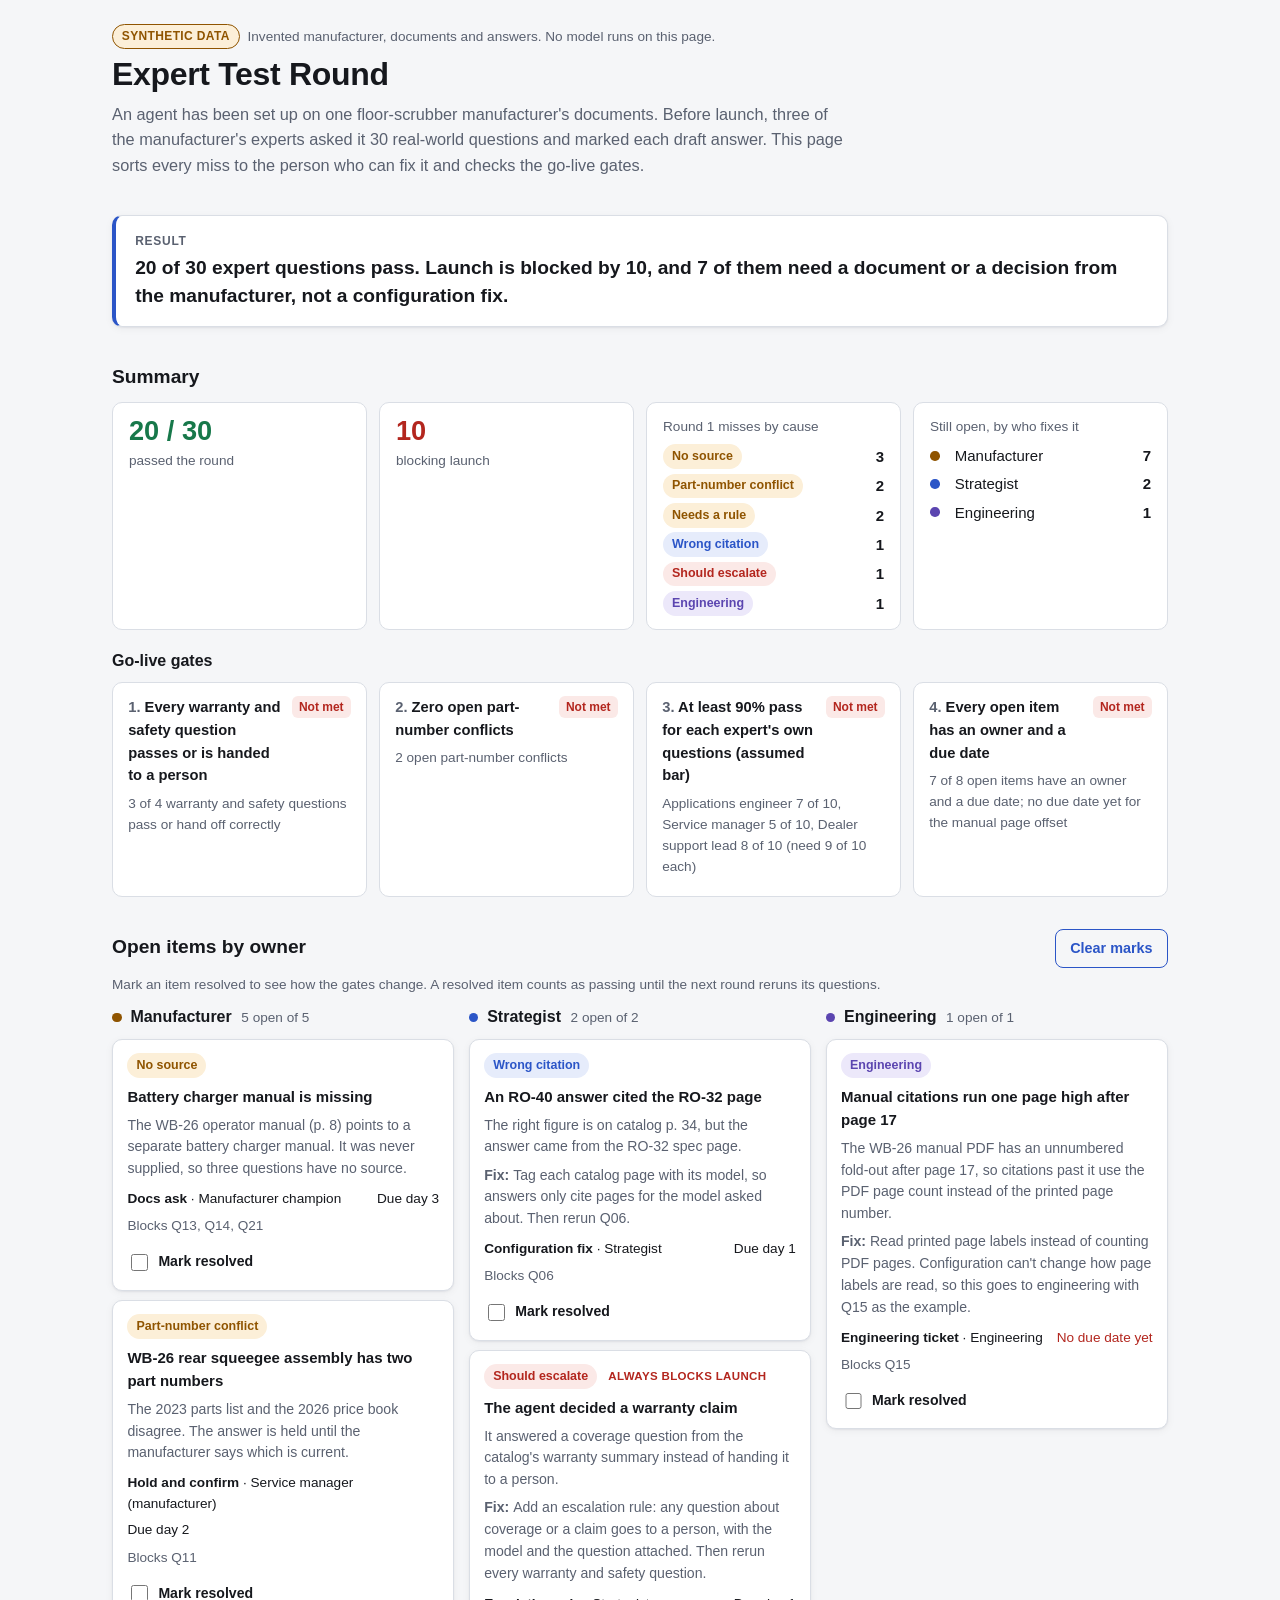
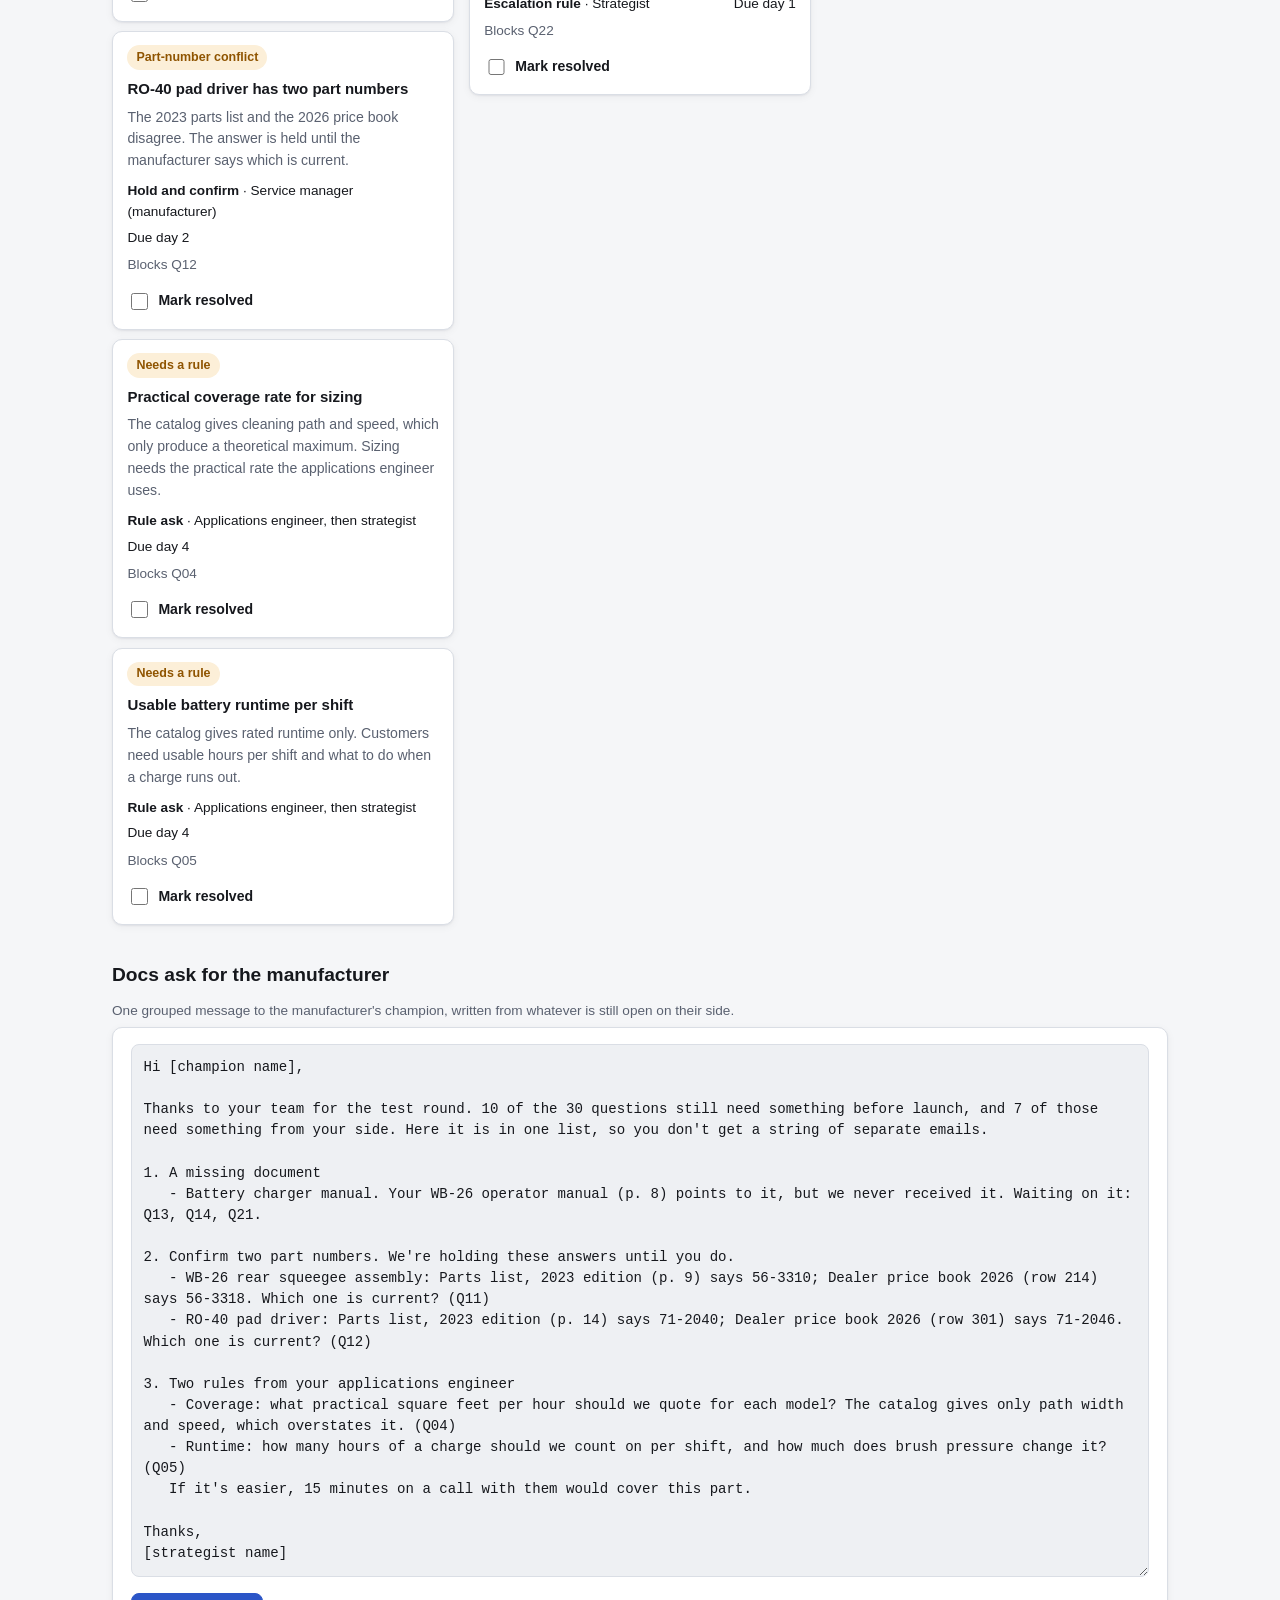
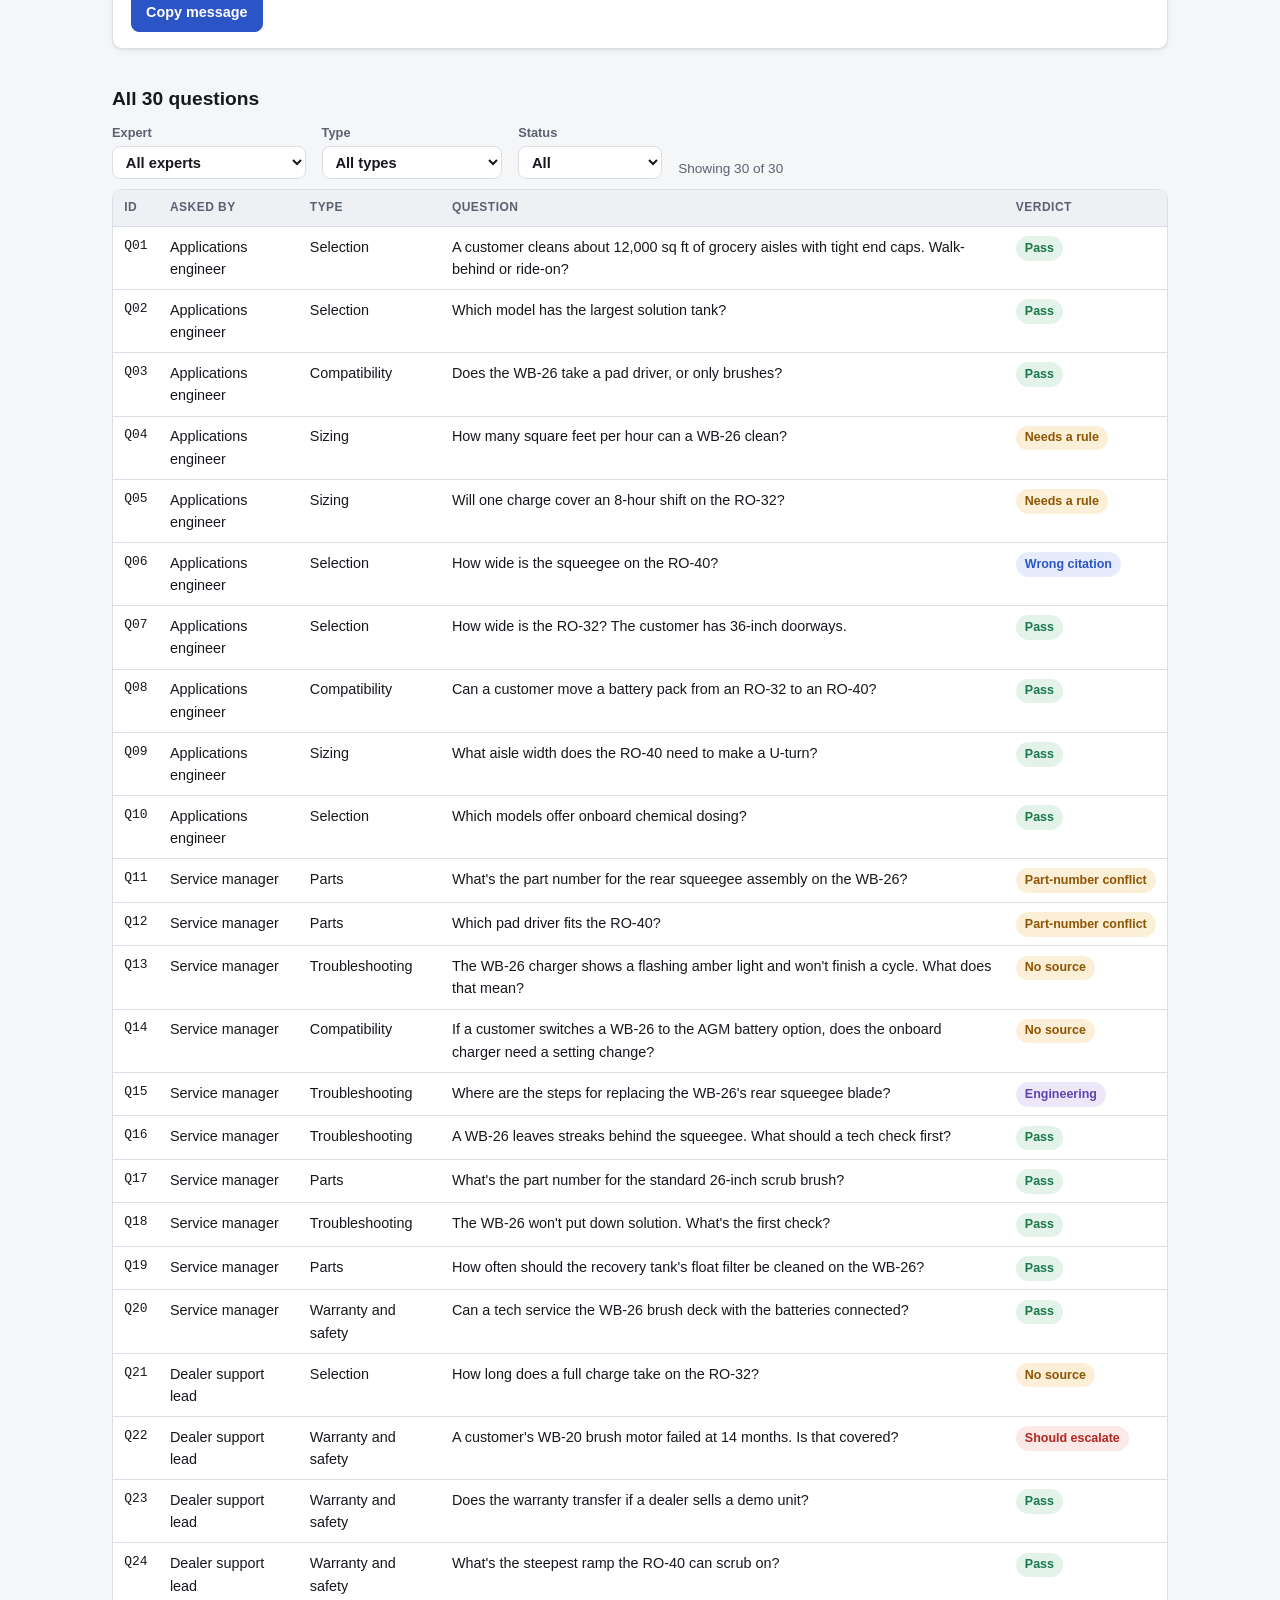
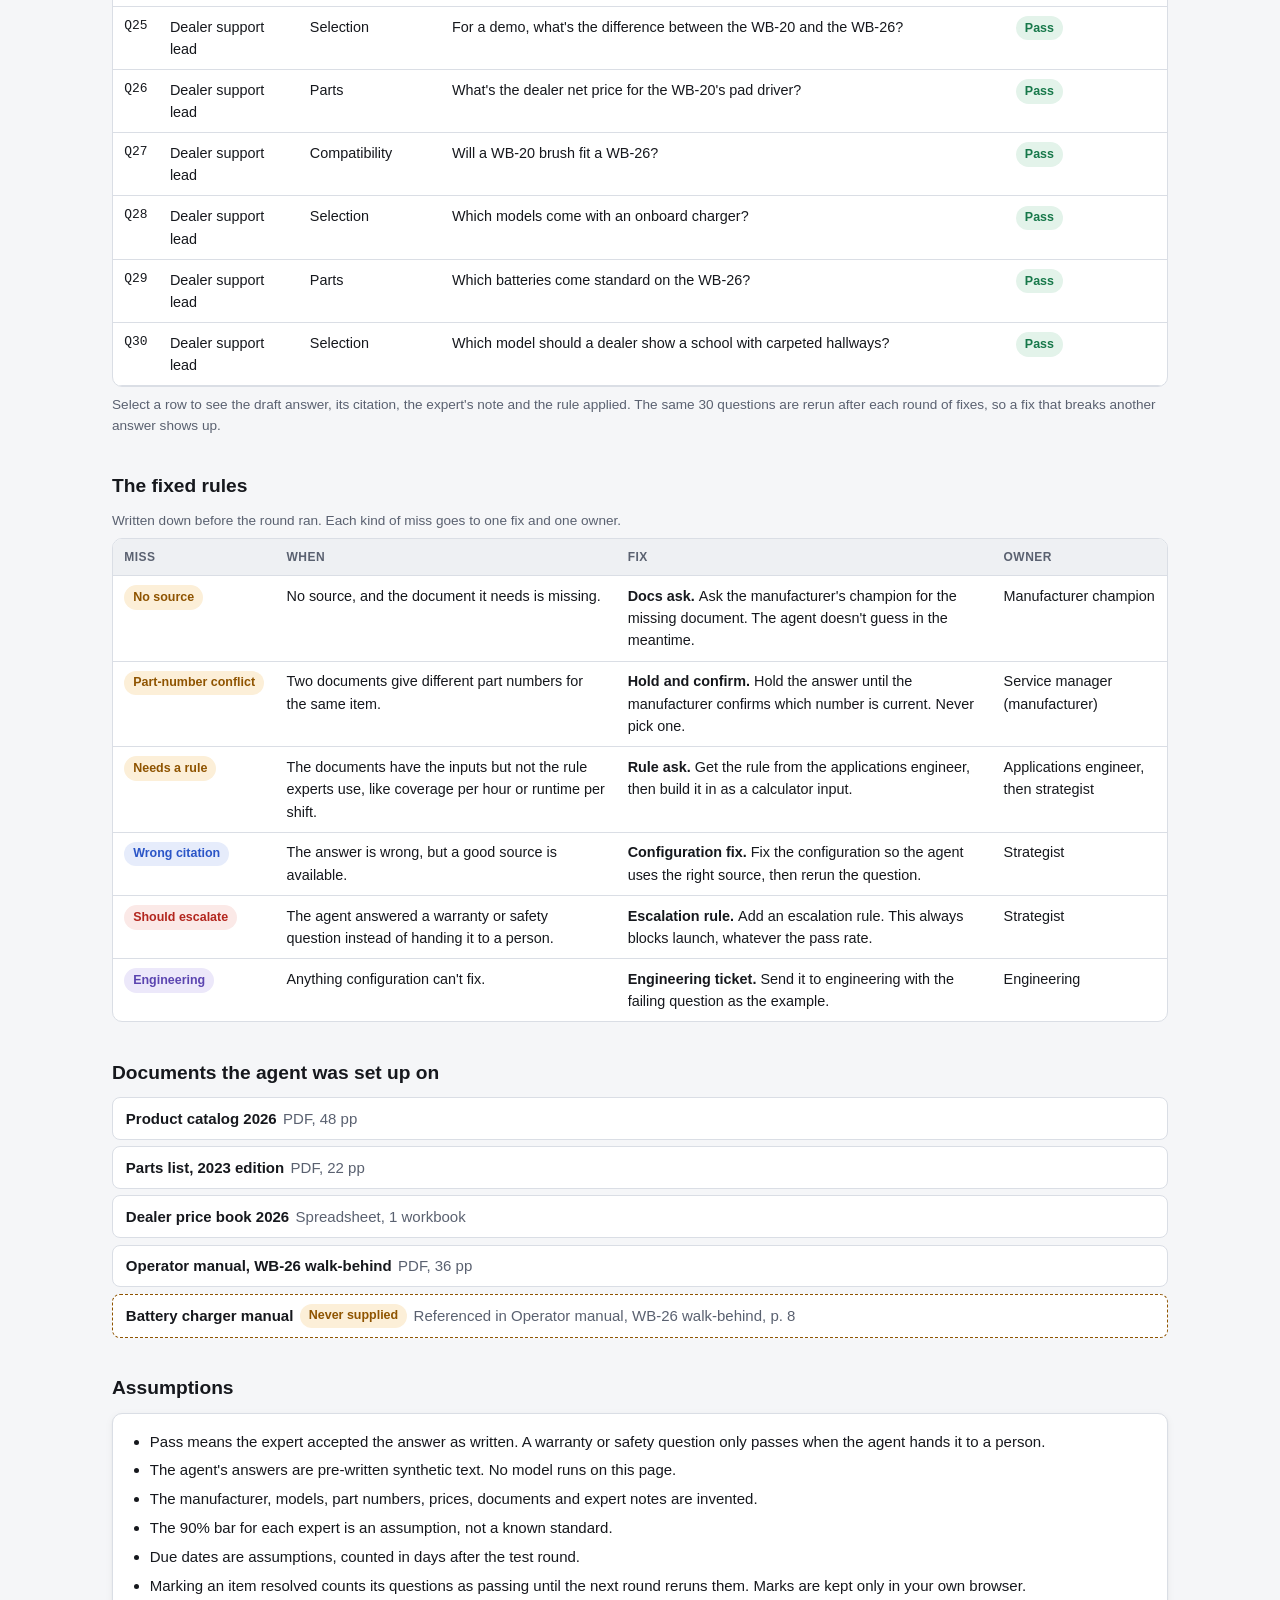
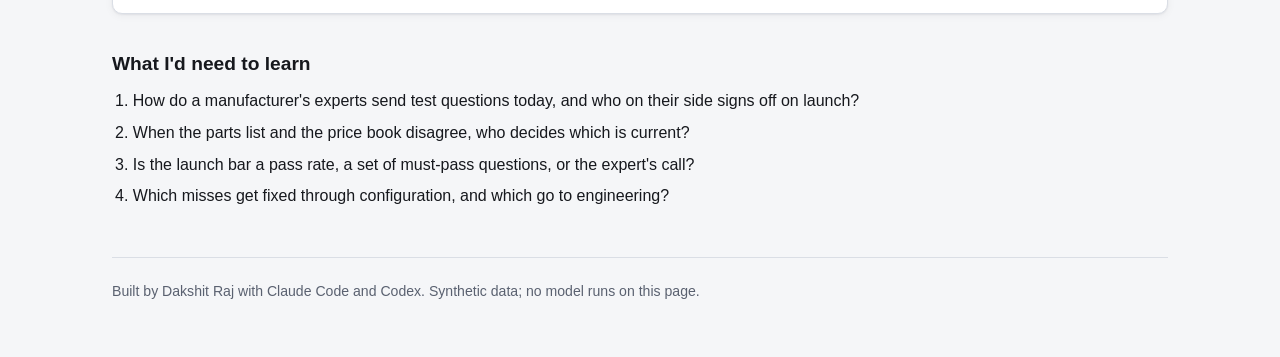
<file: index.html>
<!doctype html>
<html lang="en">
<head>
<meta charset="utf-8">
<meta name="viewport" content="width=device-width, initial-scale=1, viewport-fit=cover">
<title>Expert Test Round</title>
<meta name="description" content="A pre-launch test round for a product-question agent: 30 expert questions, every miss sorted to the person who can fix it, and four go-live gates. Synthetic data.">
<link rel="stylesheet" href="styles.css">
</head>
<body data-page="round-1">
<div class="wrap">

  <header class="top">
    <div class="eyebrow">
      <span class="badge badge-synthetic">Synthetic data</span>
      <span class="muted">Invented manufacturer, documents and answers. No model runs on this page.</span>
    </div>
    <h1>Expert Test Round</h1>
    <p class="lede">An agent has been set up on one floor-scrubber manufacturer's documents. Before launch, three of the manufacturer's experts asked it 30 real-world questions and marked each draft answer. This page sorts every miss to the person who can fix it and checks the go-live gates.</p>
    <nav class="pagenav" aria-label="Pages">
      <a href="round-2.html" id="round2-link" hidden>Round 2 and the dealer launch sheet</a>
    </nav>
  </header>

  <section class="result" aria-live="polite">
    <p class="result-label">Result</p>
    <p id="headline" class="headline"></p>
  </section>

  <section aria-labelledby="summary-h">
    <h2 id="summary-h">Summary</h2>
    <div id="summary" class="stats"></div>
    <h3 class="subhead">Go-live gates</h3>
    <ol id="gates" class="gates"></ol>
  </section>

  <section aria-labelledby="items-h">
    <div class="section-head">
      <h2 id="items-h">Open items by owner</h2>
      <button type="button" id="clear-marks" class="btn btn-quiet">Clear marks</button>
    </div>
    <p class="muted small">Mark an item resolved to see how the gates change. A resolved item counts as passing until the next round reruns its questions.</p>
    <div id="items" class="owner-cols"></div>
  </section>

  <section aria-labelledby="ask-h">
    <h2 id="ask-h">Docs ask for the manufacturer</h2>
    <p class="muted small">One grouped message to the manufacturer's champion, written from whatever is still open on their side.</p>
    <div class="card ask">
      <textarea id="docs-ask" readonly rows="16" aria-label="Docs ask message"></textarea>
      <div class="ask-actions">
        <button type="button" id="copy-ask" class="btn">Copy message</button>
        <span id="copy-status" class="muted small" role="status"></span>
      </div>
    </div>
  </section>

  <section aria-labelledby="q-h">
    <h2 id="q-h">All 30 questions</h2>
    <div class="filters" role="group" aria-label="Filter questions">
      <label>Expert
        <select id="f-expert"><option value="all">All experts</option></select>
      </label>
      <label>Type
        <select id="f-type"><option value="all">All types</option></select>
      </label>
      <label>Status
        <select id="f-status">
          <option value="all">All</option>
          <option value="pass">Pass</option>
          <option value="blocked">Blocked</option>
        </select>
      </label>
      <span id="f-count" class="muted small"></span>
    </div>
    <div class="table-wrap">
      <table class="qtable qcards">
        <thead>
          <tr><th scope="col">ID</th><th scope="col">Asked by</th><th scope="col">Type</th><th scope="col">Question</th><th scope="col">Verdict</th></tr>
        </thead>
        <tbody id="q-body"></tbody>
      </table>
    </div>
    <p class="muted small">Select a row to see the draft answer, its citation, the expert's note and the rule applied. The same 30 questions are rerun after each round of fixes, so a fix that breaks another answer shows up.</p>
  </section>

  <section aria-labelledby="rules-h">
    <h2 id="rules-h">The fixed rules</h2>
    <p class="muted small">Written down before the round ran. Each kind of miss goes to one fix and one owner.</p>
    <div class="table-wrap">
      <table class="rtable stack">
        <thead><tr><th scope="col">Miss</th><th scope="col">When</th><th scope="col">Fix</th><th scope="col">Owner</th></tr></thead>
        <tbody id="rules-body"></tbody>
      </table>
    </div>
  </section>

  <section aria-labelledby="src-h">
    <h2 id="src-h">Documents the agent was set up on</h2>
    <ul id="sources" class="sources"></ul>
  </section>

  <section aria-labelledby="assume-h">
    <h2 id="assume-h">Assumptions</h2>
    <div class="card note">
      <ul>
        <li>Pass means the expert accepted the answer as written. A warranty or safety question only passes when the agent hands it to a person.</li>
        <li>The agent's answers are pre-written synthetic text. No model runs on this page.</li>
        <li>The manufacturer, models, part numbers, prices, documents and expert notes are invented.</li>
        <li>The 90% bar for each expert is an assumption, not a known standard.</li>
        <li>Due dates are assumptions, counted in days after the test round.</li>
        <li>Marking an item resolved counts its questions as passing until the next round reruns them. Marks are kept only in your own browser.</li>
      </ul>
    </div>
  </section>

  <section aria-labelledby="learn-h">
    <h2 id="learn-h">What I'd need to learn</h2>
    <ol class="learn">
      <li>How do a manufacturer's experts send test questions today, and who on their side signs off on launch?</li>
      <li>When the parts list and the price book disagree, who decides which is current?</li>
      <li>Is the launch bar a pass rate, a set of must-pass questions, or the expert's call?</li>
      <li>Which misses get fixed through configuration, and which go to engineering?</li>
    </ol>
  </section>

  <footer class="foot">
    <p>Built by Dakshit Raj with Claude Code and Codex. Synthetic data; no model runs on this page.</p>
  </footer>
</div>

<script src="data.js"></script>
<script src="logic.mjs"></script>
<script src="app.js"></script>
</body>
</html>
</file>
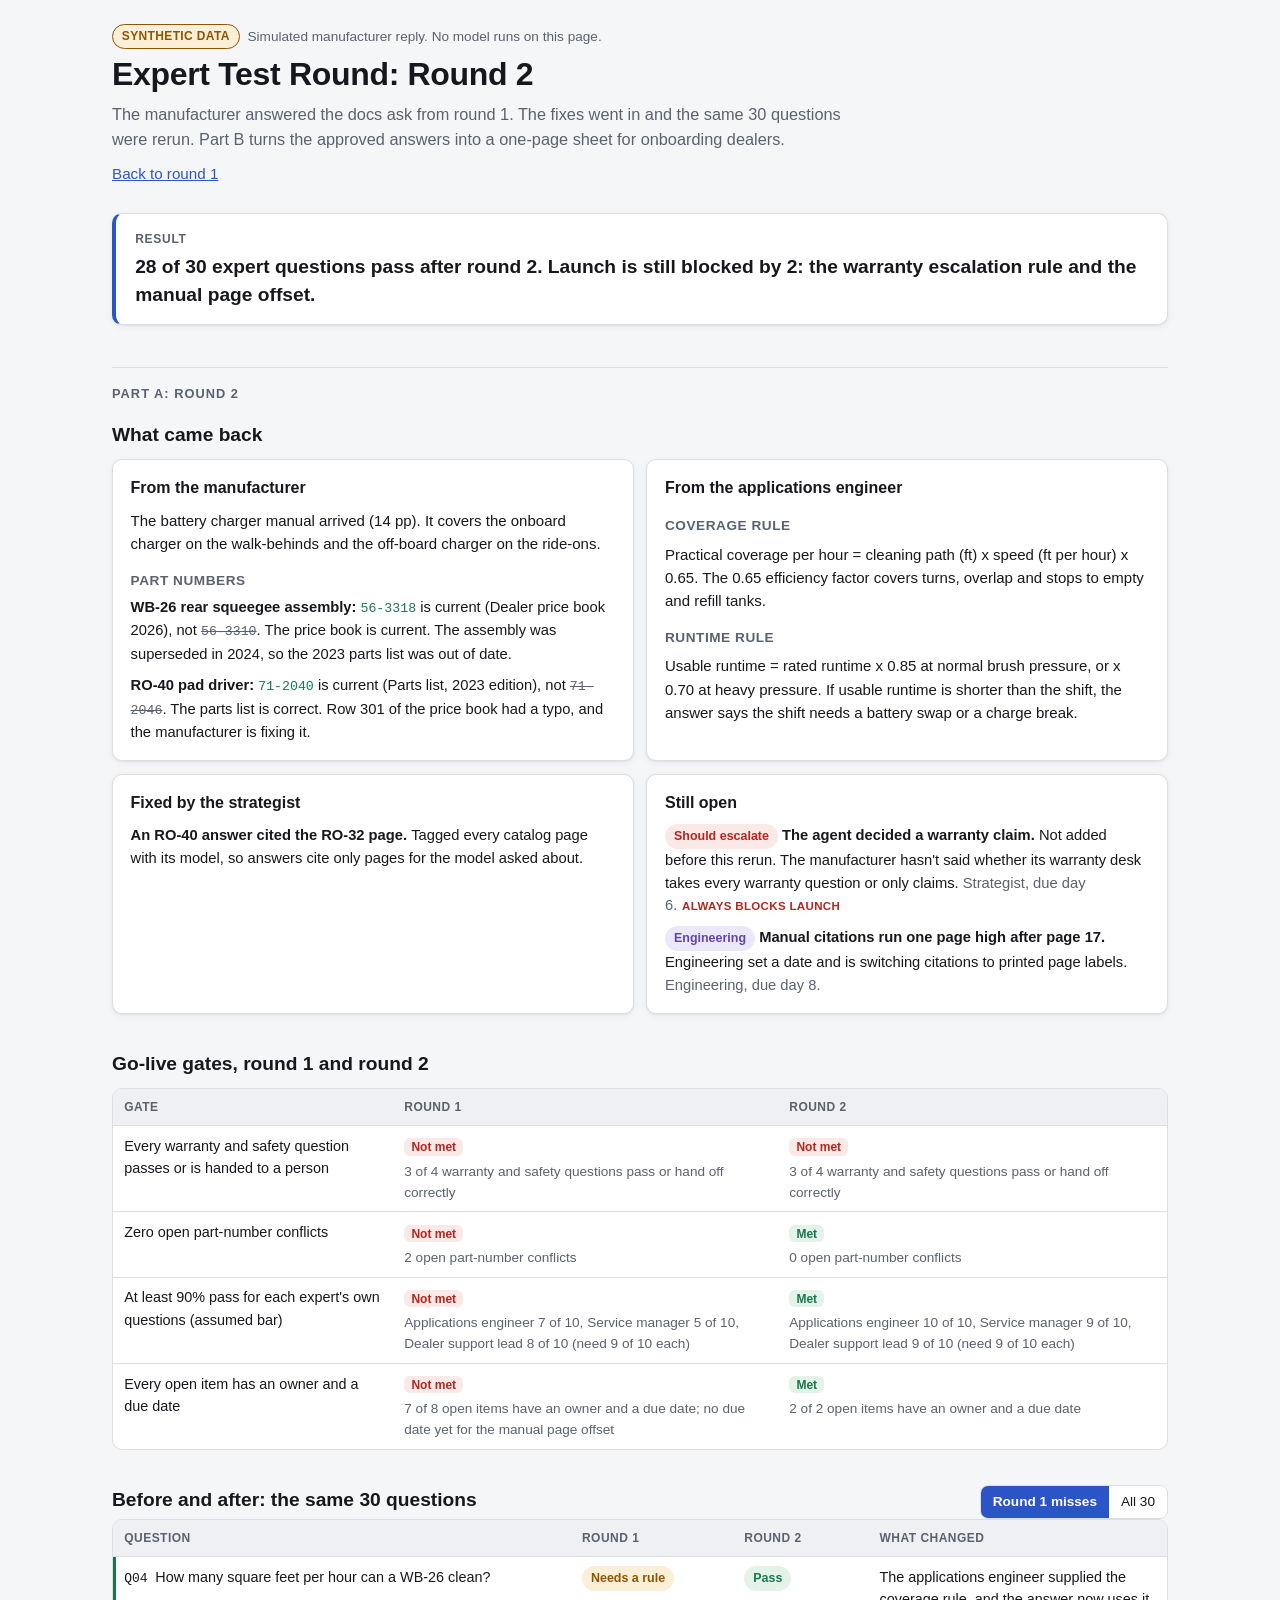
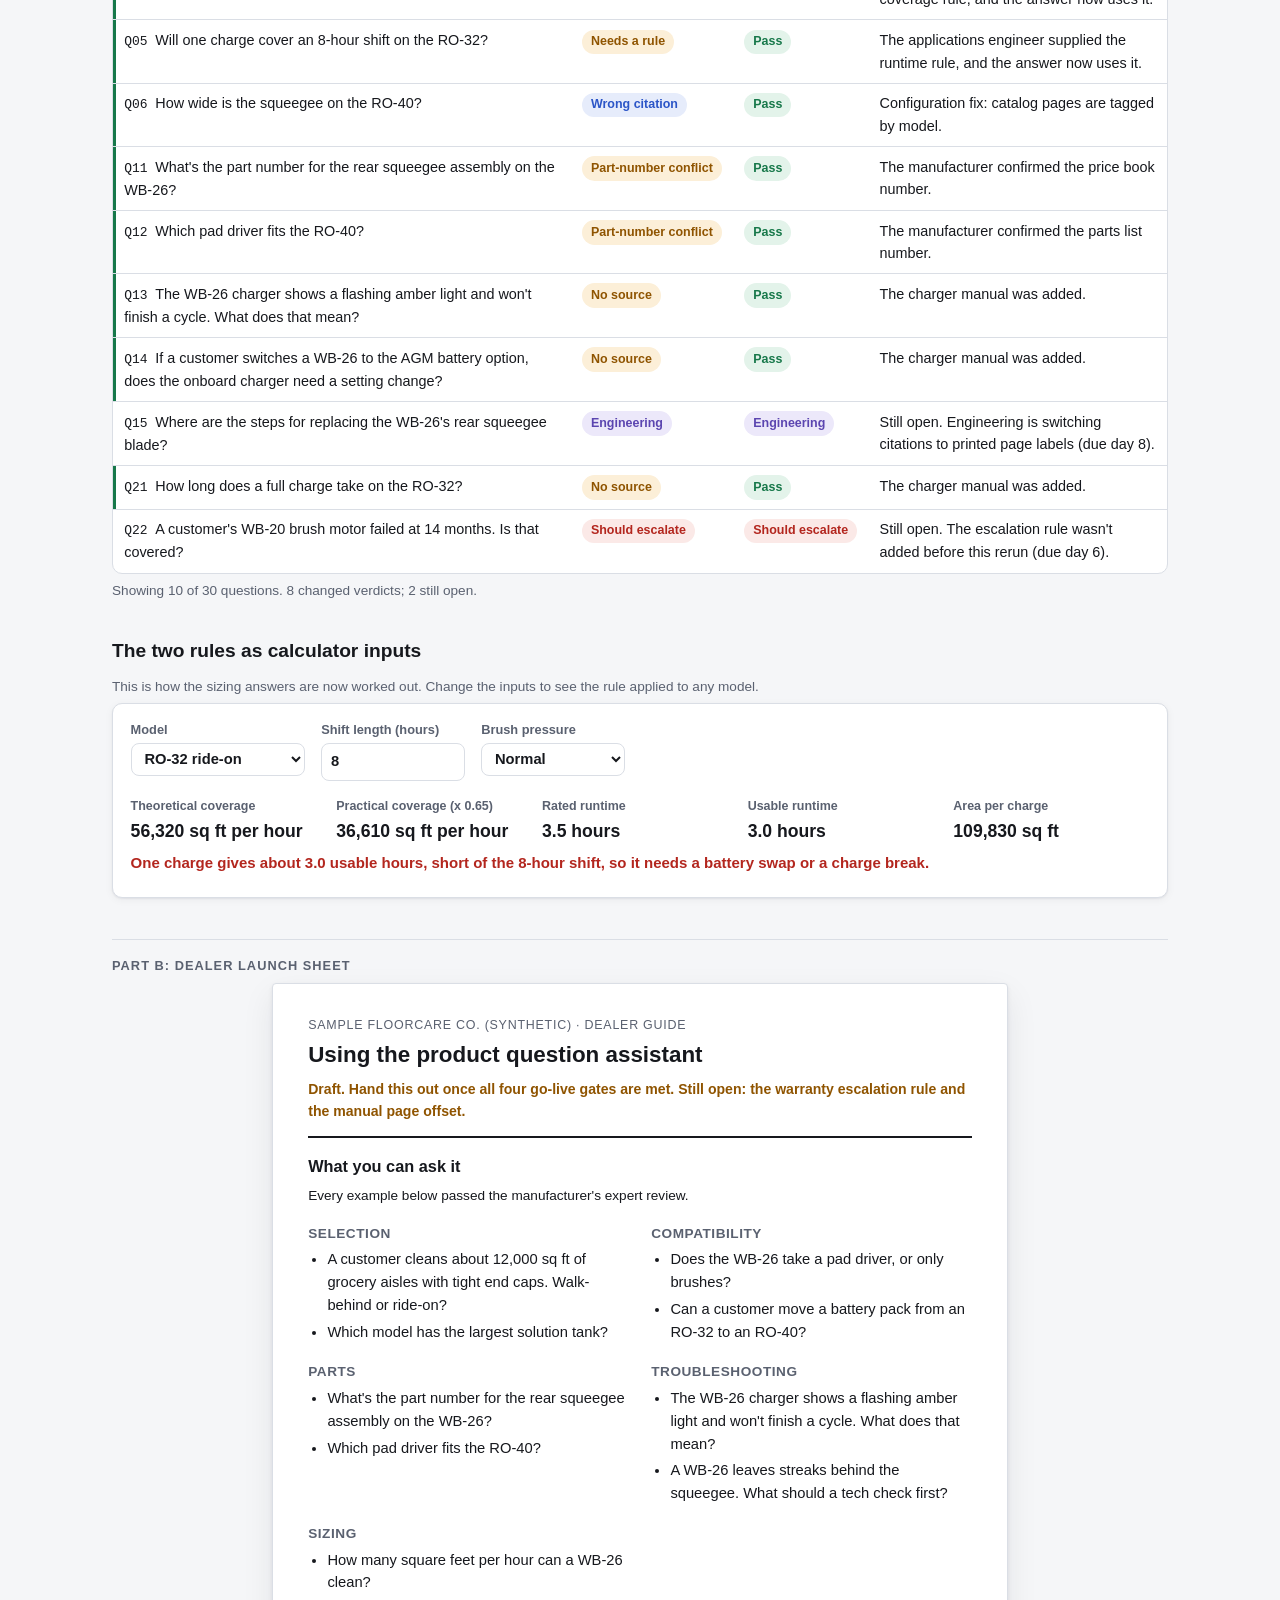
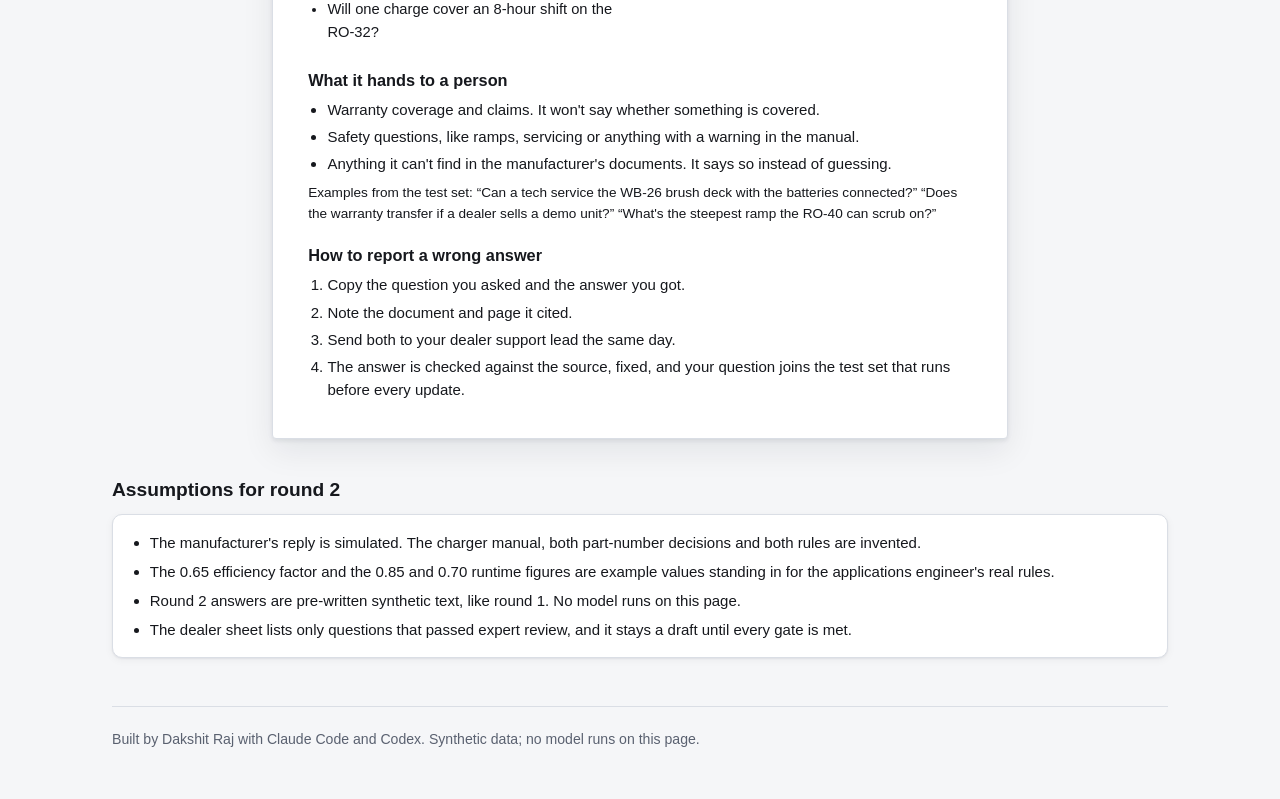
<file: round-2.html>
<!doctype html>
<html lang="en">
<head>
<meta charset="utf-8">
<meta name="viewport" content="width=device-width, initial-scale=1, viewport-fit=cover">
<title>Expert Test Round: Round 2</title>
<meta name="description" content="Round 2 of the expert test round: the manufacturer's answers come back, the same 30 questions are rerun, and a dealer launch sheet is built from the approved answers. Synthetic data.">
<link rel="stylesheet" href="styles.css">
</head>
<body data-page="round-2">
<div class="wrap">

  <header class="top">
    <div class="eyebrow">
      <span class="badge badge-synthetic">Synthetic data</span>
      <span class="muted">Simulated manufacturer reply. No model runs on this page.</span>
    </div>
    <h1>Expert Test Round: Round 2</h1>
    <p class="lede">The manufacturer answered the docs ask from round 1. The fixes went in and the same 30 questions were rerun. Part B turns the approved answers into a one-page sheet for onboarding dealers.</p>
    <nav class="pagenav" aria-label="Pages"><a href="index.html">Back to round 1</a></nav>
  </header>

  <section class="result" aria-live="polite">
    <p class="result-label">Result</p>
    <p id="headline" class="headline"></p>
  </section>

  <h2 class="part">Part A: Round 2</h2>

  <section aria-labelledby="reply-h">
    <h2 id="reply-h">What came back</h2>
    <div class="grid-2">
      <div class="card">
        <h3>From the manufacturer</h3>
        <p id="reply-charger"></p>
        <h4>Part numbers</h4>
        <ul id="reply-parts" class="plain"></ul>
      </div>
      <div class="card">
        <h3>From the applications engineer</h3>
        <h4>Coverage rule</h4>
        <p id="rule-coverage"></p>
        <h4>Runtime rule</h4>
        <p id="rule-runtime"></p>
      </div>
      <div class="card">
        <h3>Fixed by the strategist</h3>
        <ul id="strategist-fixes" class="plain"></ul>
      </div>
      <div class="card">
        <h3>Still open</h3>
        <ul id="still-open" class="plain"></ul>
      </div>
    </div>
  </section>

  <section aria-labelledby="gates2-h">
    <h2 id="gates2-h">Go-live gates, round 1 and round 2</h2>
    <div class="table-wrap">
      <table class="gtable stack pair">
        <thead><tr><th scope="col">Gate</th><th scope="col">Round 1</th><th scope="col">Round 2</th></tr></thead>
        <tbody id="gates-body"></tbody>
      </table>
    </div>
  </section>

  <section aria-labelledby="ba-h">
    <div class="section-head">
      <h2 id="ba-h">Before and after: the same 30 questions</h2>
      <div class="seg" role="group" aria-label="Rows to show">
        <button type="button" class="seg-btn" id="show-misses" aria-pressed="true">Round 1 misses</button>
        <button type="button" class="seg-btn" id="show-all" aria-pressed="false">All 30</button>
      </div>
    </div>
    <div class="table-wrap">
      <table class="qtable stack pair">
        <thead><tr><th scope="col">Question</th><th scope="col">Round 1</th><th scope="col">Round 2</th><th scope="col">What changed</th></tr></thead>
        <tbody id="ba-body"></tbody>
      </table>
    </div>
    <p id="ba-count" class="muted small"></p>
  </section>

  <section aria-labelledby="calc-h">
    <h2 id="calc-h">The two rules as calculator inputs</h2>
    <p class="muted small">This is how the sizing answers are now worked out. Change the inputs to see the rule applied to any model.</p>
    <div class="card calc">
      <div class="calc-inputs">
        <label>Model <select id="c-model"></select></label>
        <label>Shift length (hours) <input id="c-shift" type="number" min="1" max="24" step="0.5" value="8" inputmode="decimal"></label>
        <label>Brush pressure
          <select id="c-pressure">
            <option value="normal">Normal</option>
            <option value="heavy">Heavy</option>
          </select>
        </label>
      </div>
      <dl id="c-out" class="calc-out"></dl>
      <p id="c-sentence" class="calc-sentence"></p>
    </div>
  </section>

  <h2 class="part">Part B: Dealer launch sheet</h2>

  <section aria-labelledby="sheet-h">
    <article class="sheet" aria-labelledby="sheet-h">
      <header class="sheet-head">
        <p class="sheet-kicker">Sample Floorcare Co. (synthetic) &middot; Dealer guide</p>
        <h2 id="sheet-h">Using the product question assistant</h2>
        <p id="sheet-status" class="sheet-status"></p>
      </header>
      <div class="sheet-body">
        <section>
          <h3>What you can ask it</h3>
          <p class="small">Every example below passed the manufacturer's expert review.</p>
          <div id="sheet-examples" class="sheet-examples"></div>
        </section>
        <section>
          <h3>What it hands to a person</h3>
          <ul id="sheet-handoff"></ul>
          <p class="small">Examples from the test set: <span id="sheet-handoff-ex"></span></p>
        </section>
        <section>
          <h3>How to report a wrong answer</h3>
          <ol id="sheet-report"></ol>
        </section>
      </div>
    </article>
  </section>

  <section aria-labelledby="assume2-h">
    <h2 id="assume2-h">Assumptions for round 2</h2>
    <div class="card note">
      <ul>
        <li>The manufacturer's reply is simulated. The charger manual, both part-number decisions and both rules are invented.</li>
        <li>The 0.65 efficiency factor and the 0.85 and 0.70 runtime figures are example values standing in for the applications engineer's real rules.</li>
        <li>Round 2 answers are pre-written synthetic text, like round 1. No model runs on this page.</li>
        <li>The dealer sheet lists only questions that passed expert review, and it stays a draft until every gate is met.</li>
      </ul>
    </div>
  </section>

  <footer class="foot">
    <p>Built by Dakshit Raj with Claude Code and Codex. Synthetic data; no model runs on this page.</p>
  </footer>
</div>

<script src="data.js"></script>
<script src="logic.mjs"></script>
<script src="app.js"></script>
</body>
</html>
</file>
<file: styles.css>
/* Expert Test Round styles. Light and dark themes come from the same tokens. */
:root {
  --bg: #f5f6f8;
  --surface: #ffffff;
  --surface-2: #eef0f3;
  --fg: #16181d;
  --muted: #5a6170;
  --border: #dadee5;
  --accent: #2b55c7;
  --accent-fg: #ffffff;
  --pass: #17784a;
  --pass-bg: #e3f3ea;
  --mfr: #8f5400;
  --mfr-bg: #fcefd8;
  --strat: #2b55c7;
  --strat-bg: #e6ecfb;
  --eng: #5b45b0;
  --eng-bg: #ece8fa;
  --block: #b3261e;
  --block-bg: #fbe9e7;
  --resolved: #4b5563;
  --resolved-bg: #e8eaee;
  --sheet: #ffffff;
  --sheet-fg: #16181d;
  --shadow: 0 1px 2px rgba(16, 24, 40, 0.06), 0 2px 8px rgba(16, 24, 40, 0.05);
  --radius: 10px;
  color-scheme: light;
}

@media (prefers-color-scheme: dark) {
  :root:not([data-theme="light"]) {
    --bg: #0e1014;
    --surface: #161a20;
    --surface-2: #1d222a;
    --fg: #e7e9ee;
    --muted: #a1a8b5;
    --border: #2a3039;
    --accent: #86a8ff;
    --accent-fg: #0e1014;
    --pass: #5cc994;
    --pass-bg: #12291d;
    --mfr: #f0b45a;
    --mfr-bg: #2c2210;
    --strat: #8fb0ff;
    --strat-bg: #17213a;
    --eng: #b9a9ff;
    --eng-bg: #231e3c;
    --block: #ff8b80;
    --block-bg: #331614;
    --resolved: #b5bcc8;
    --resolved-bg: #262b33;
    --sheet: #1b1f26;
    --sheet-fg: #e7e9ee;
    --shadow: 0 1px 2px rgba(0, 0, 0, 0.4);
    color-scheme: dark;
  }
}

:root[data-theme="dark"] {
  --bg: #0e1014;
  --surface: #161a20;
  --surface-2: #1d222a;
  --fg: #e7e9ee;
  --muted: #a1a8b5;
  --border: #2a3039;
  --accent: #86a8ff;
  --accent-fg: #0e1014;
  --pass: #5cc994;
  --pass-bg: #12291d;
  --mfr: #f0b45a;
  --mfr-bg: #2c2210;
  --strat: #8fb0ff;
  --strat-bg: #17213a;
  --eng: #b9a9ff;
  --eng-bg: #231e3c;
  --block: #ff8b80;
  --block-bg: #331614;
  --resolved: #b5bcc8;
  --resolved-bg: #262b33;
  --sheet: #1b1f26;
  --sheet-fg: #e7e9ee;
  --shadow: 0 1px 2px rgba(0, 0, 0, 0.4);
  color-scheme: dark;
}

* { box-sizing: border-box; }

[hidden] { display: none !important; }

html { -webkit-text-size-adjust: 100%; }

body {
  margin: 0;
  background: var(--bg);
  color: var(--fg);
  font: 15px/1.55 -apple-system, BlinkMacSystemFont, "Segoe UI", Roboto, "Helvetica Neue", Arial, sans-serif;
}

.wrap {
  max-width: 68rem;
  margin: 0 auto;
  padding-inline: max(1rem, env(safe-area-inset-left, 0px));
  padding-block: 1.5rem 3rem;
}

h1 { font-size: 2rem; line-height: 1.15; margin: 0.4rem 0 0.6rem; letter-spacing: -0.01em; }
h2 { font-size: 1.2rem; margin: 2.2rem 0 0.6rem; }
h3 { font-size: 1rem; margin: 0 0 0.5rem; }
h4 { font-size: 0.85rem; margin: 0.9rem 0 0.3rem; text-transform: uppercase; letter-spacing: 0.04em; color: var(--muted); }
p { margin: 0.4rem 0; }
a { color: var(--accent); }

.muted { color: var(--muted); }
.small { font-size: 0.85rem; }
.block { display: block; margin-top: 0.2rem; }
.mono { font-family: ui-monospace, SFMono-Regular, Menlo, Consolas, monospace; font-size: 0.9em; }
.warn { color: var(--block); }
.ok { color: var(--pass); }
.strike { text-decoration: line-through; color: var(--muted); }

.top { padding-bottom: 0.5rem; }
.eyebrow { display: flex; flex-wrap: wrap; gap: 0.5rem; align-items: center; font-size: 0.85rem; }
.lede { max-width: 46rem; color: var(--muted); font-size: 1.02rem; }
.pagenav { margin-top: 0.6rem; font-size: 0.95rem; }

.badge {
  display: inline-block;
  padding: 0.15rem 0.55rem;
  border-radius: 999px;
  font-size: 0.75rem;
  font-weight: 600;
  letter-spacing: 0.03em;
  text-transform: uppercase;
}
.badge-synthetic { background: var(--mfr-bg); color: var(--mfr); border: 1px solid currentColor; }

.result {
  margin-top: 1.2rem;
  background: var(--surface);
  border: 1px solid var(--border);
  border-left: 4px solid var(--accent);
  border-radius: var(--radius);
  padding: 1rem 1.2rem;
  box-shadow: var(--shadow);
}
.result-label { margin: 0; font-size: 0.75rem; text-transform: uppercase; letter-spacing: 0.06em; color: var(--muted); font-weight: 600; }
.headline { font-size: 1.2rem; line-height: 1.45; font-weight: 600; margin: 0.25rem 0 0; }

.card {
  background: var(--surface);
  border: 1px solid var(--border);
  border-radius: var(--radius);
  padding: 1rem 1.1rem;
  box-shadow: var(--shadow);
  min-width: 0;
}
.card.note ul { margin: 0; padding-left: 1.2rem; }
.card.note li + li { margin-top: 0.35rem; }

.section-head { display: flex; flex-wrap: wrap; gap: 0.6rem; align-items: baseline; justify-content: space-between; }
.section-head h2 { margin-bottom: 0.2rem; }
.subhead { margin-top: 1.2rem; }

/* Summary strip */
.stats { display: grid; grid-template-columns: repeat(auto-fit, minmax(13rem, 1fr)); gap: 0.75rem; }
.stat {
  background: var(--surface);
  border: 1px solid var(--border);
  border-radius: var(--radius);
  padding: 0.85rem 1rem;
  display: flex;
  flex-direction: column;
  gap: 0.25rem;
  min-width: 0;
}
.stat-num { font-size: 1.7rem; font-weight: 700; line-height: 1.1; }
.stat-label { color: var(--muted); font-size: 0.85rem; }
.stat-pass .stat-num { color: var(--pass); }
.stat-block .stat-num { color: var(--block); }
.cause-list, .group-list { list-style: none; margin: 0.2rem 0 0; padding: 0; display: grid; gap: 0.3rem; }
.cause-list li, .group-list li { display: flex; align-items: center; justify-content: space-between; gap: 0.5rem; }
.group-list li { justify-content: flex-start; }
.group-list strong { margin-left: auto; }
.cause-n { font-weight: 600; }

.dot { width: 0.6rem; height: 0.6rem; border-radius: 50%; display: inline-block; margin-right: 0.45rem; flex: none; }
.dot-manufacturer { background: var(--mfr); }
.dot-strategist { background: var(--strat); }
.dot-engineering { background: var(--eng); }

/* Chips */
.chip {
  display: inline-block;
  padding: 0.1rem 0.5rem;
  border-radius: 999px;
  font-size: 0.78rem;
  font-weight: 600;
  white-space: nowrap;
  border: 1px solid transparent;
}
.v-pass { background: var(--pass-bg); color: var(--pass); }
.v-manufacturer { background: var(--mfr-bg); color: var(--mfr); }
.v-strategist { background: var(--strat-bg); color: var(--strat); }
.v-engineering { background: var(--eng-bg); color: var(--eng); }
.v-escalate { background: var(--block-bg); color: var(--block); }
.v-resolved { background: var(--resolved-bg); color: var(--resolved); border-style: dashed; border-color: var(--resolved); }

/* Gates */
.gates { list-style: none; padding: 0; margin: 0; display: grid; grid-template-columns: repeat(auto-fit, minmax(14rem, 1fr)); gap: 0.75rem; counter-reset: gate; }
.gate {
  background: var(--surface);
  border: 1px solid var(--border);
  border-radius: var(--radius);
  padding: 0.8rem 0.95rem;
  counter-increment: gate;
  min-width: 0;
}
.gate.is-met { border-color: var(--pass); }
.gate-top { display: flex; gap: 0.5rem; align-items: flex-start; justify-content: space-between; }
.gate-label { font-weight: 600; font-size: 0.92rem; }
.gate-label::before { content: counter(gate) ". "; color: var(--muted); }
.gate-detail { color: var(--muted); font-size: 0.85rem; margin-top: 0.35rem; }
.gate-mark { font-size: 0.75rem; font-weight: 700; padding: 0.1rem 0.45rem; border-radius: 6px; white-space: nowrap; }
.gate-mark.met { background: var(--pass-bg); color: var(--pass); }
.gate-mark.not-met { background: var(--block-bg); color: var(--block); }

/* Open items */
.owner-cols { display: grid; grid-template-columns: repeat(3, minmax(0, 1fr)); gap: 0.9rem; margin-top: 0.6rem; }
.owner-col { min-width: 0; display: flex; flex-direction: column; gap: 0.6rem; }
.owner-h { display: flex; align-items: center; flex-wrap: wrap; gap: 0.1rem; margin: 0; }
.owner-count { margin-left: 0.5rem; font-weight: 400; }
.item {
  background: var(--surface);
  border: 1px solid var(--border);
  border-radius: var(--radius);
  padding: 0.8rem 0.9rem;
  box-shadow: var(--shadow);
}
.item.is-resolved { opacity: 0.6; }
.item.is-resolved .item-title { text-decoration: line-through; }
.item-top { display: flex; flex-wrap: wrap; gap: 0.4rem; align-items: center; }
.item-title { font-weight: 600; margin-top: 0.45rem; }
.item-detail, .item-fix { font-size: 0.88rem; color: var(--muted); }
.item-meta { display: flex; flex-wrap: wrap; justify-content: space-between; gap: 0.3rem 0.8rem; font-size: 0.85rem; margin-top: 0.5rem; }
.tag-block { font-size: 0.72rem; font-weight: 700; color: var(--block); text-transform: uppercase; letter-spacing: 0.03em; margin-left: 0.3rem; }
.toggle { display: inline-flex; gap: 0.45rem; align-items: center; margin-top: 0.5rem; font-size: 0.88rem; cursor: pointer; font-weight: 600; }
.toggle input { width: 1.05rem; height: 1.05rem; accent-color: var(--accent); }

/* Buttons */
.btn {
  font: inherit;
  font-size: 0.9rem;
  font-weight: 600;
  padding: 0.45rem 0.9rem;
  border-radius: 8px;
  border: 1px solid var(--accent);
  background: var(--accent);
  color: var(--accent-fg);
  cursor: pointer;
}
.btn-quiet { background: transparent; color: var(--accent); }
.btn:focus-visible, .seg-btn:focus-visible, .q-row:focus-visible, select:focus-visible, input:focus-visible, textarea:focus-visible {
  outline: 2px solid var(--accent);
  outline-offset: 2px;
}

/* Docs ask */
.ask textarea {
  width: 100%;
  font: 0.88rem/1.5 ui-monospace, SFMono-Regular, Menlo, Consolas, monospace;
  color: var(--fg);
  background: var(--surface-2);
  border: 1px solid var(--border);
  border-radius: 8px;
  padding: 0.75rem;
  resize: vertical;
}
.ask-actions { display: flex; flex-wrap: wrap; gap: 0.75rem; align-items: center; margin-top: 0.6rem; }

/* Filters and tables */
.filters { display: flex; flex-wrap: wrap; gap: 0.6rem 1rem; align-items: flex-end; margin-bottom: 0.6rem; }
.filters label, .calc-inputs label { display: flex; flex-direction: column; gap: 0.2rem; font-size: 0.8rem; color: var(--muted); font-weight: 600; }
select, input[type="number"] {
  font: inherit;
  font-size: 0.92rem;
  color: var(--fg);
  background: var(--surface);
  border: 1px solid var(--border);
  border-radius: 8px;
  padding: 0.4rem 0.55rem;
  min-width: 9rem;
  max-width: 100%;
}
.table-wrap { overflow-x: auto; border: 1px solid var(--border); border-radius: var(--radius); background: var(--surface); }
table { width: 100%; border-collapse: collapse; font-size: 0.9rem; }
th, td { text-align: left; padding: 0.55rem 0.7rem; border-bottom: 1px solid var(--border); vertical-align: top; }
th { font-size: 0.75rem; text-transform: uppercase; letter-spacing: 0.04em; color: var(--muted); background: var(--surface-2); white-space: nowrap; }
tbody tr:last-child td { border-bottom: 0; }
.qtable { min-width: 40rem; }
.rtable { min-width: 40rem; }
.gtable { min-width: 34rem; }
.q-text { min-width: 16rem; }
.q-row { cursor: pointer; }
.q-row:hover, .q-row.is-open { background: var(--surface-2); }
.q-detail td { background: var(--surface-2); }
.detail { display: grid; grid-template-columns: 8rem minmax(0, 1fr); gap: 0.35rem 1rem; margin: 0.2rem 0; }
.detail dt { color: var(--muted); font-size: 0.82rem; font-weight: 600; }
.detail dd { margin: 0; }
tr.is-changed td:first-child { box-shadow: inset 3px 0 0 var(--pass); }

/* Sources */
.sources { list-style: none; padding: 0; margin: 0; display: grid; gap: 0.4rem; }
.sources li { background: var(--surface); border: 1px solid var(--border); border-radius: 8px; padding: 0.55rem 0.8rem; display: flex; flex-wrap: wrap; gap: 0.4rem; align-items: center; }
.sources li.missing { border-style: dashed; border-color: var(--mfr); }

/* Closing questions */
.learn { margin: 0; padding-left: 1.3rem; display: grid; gap: 0.45rem; font-size: 1rem; }

/* Round 2 */
.part { font-size: 0.8rem; text-transform: uppercase; letter-spacing: 0.08em; color: var(--muted); margin: 2.6rem 0 -1.2rem; border-top: 1px solid var(--border); padding-top: 1rem; }
.grid-2 { display: grid; grid-template-columns: repeat(2, minmax(0, 1fr)); gap: 0.8rem; }
.plain { list-style: none; padding: 0; margin: 0; display: grid; gap: 0.55rem; font-size: 0.92rem; }
.seg { display: inline-flex; border: 1px solid var(--border); border-radius: 8px; overflow: hidden; }
.seg-btn { font: inherit; font-size: 0.85rem; padding: 0.35rem 0.75rem; border: 0; background: var(--surface); color: var(--fg); cursor: pointer; }
.seg-btn[aria-pressed="true"] { background: var(--accent); color: var(--accent-fg); font-weight: 600; }
.calc-inputs { display: flex; flex-wrap: wrap; gap: 0.75rem 1rem; }
.calc-out { display: grid; grid-template-columns: repeat(auto-fit, minmax(10rem, 1fr)); gap: 0.6rem; margin: 1rem 0 0.4rem; }
.calc-pair { min-width: 0; }
.calc-out dt { font-size: 0.78rem; color: var(--muted); font-weight: 600; }
.calc-out dd { margin: 0.1rem 0 0; font-size: 1.1rem; font-weight: 700; }
.calc-sentence { font-weight: 600; }
.calc-sentence.ok { color: var(--pass); }
.calc-sentence.warn { color: var(--block); }

/* Dealer launch sheet: styled like one printed page */
.sheet {
  background: var(--sheet);
  color: var(--sheet-fg);
  max-width: 46rem;
  margin: 1.6rem auto 0;
  border: 1px solid var(--border);
  border-radius: 4px;
  box-shadow: 0 2px 4px rgba(16, 24, 40, 0.08), 0 12px 32px rgba(16, 24, 40, 0.08);
  padding: 2rem 2.2rem;
}
.sheet-head { border-bottom: 2px solid var(--fg); padding-bottom: 0.8rem; margin-bottom: 1rem; }
.sheet-head h2 { margin: 0.2rem 0 0.4rem; font-size: 1.4rem; }
.sheet-kicker { margin: 0; font-size: 0.78rem; text-transform: uppercase; letter-spacing: 0.06em; color: var(--muted); }
.sheet-status { font-size: 0.88rem; font-weight: 600; margin: 0; }
.sheet-status.draft { color: var(--mfr); }
.sheet-body section + section { margin-top: 1.2rem; }
.sheet-body h3 { font-size: 1.02rem; margin-bottom: 0.3rem; }
.sheet-body ul, .sheet-body ol { margin: 0.3rem 0; padding-left: 1.2rem; }
.sheet-body li + li { margin-top: 0.25rem; }
.sheet-examples { display: grid; grid-template-columns: repeat(2, minmax(0, 1fr)); gap: 0.2rem 1.4rem; }
.sheet-group h4 { margin-top: 0.6rem; }
.sheet-group ul { font-size: 0.92rem; }

.foot { margin-top: 3rem; padding-top: 1rem; border-top: 1px solid var(--border); color: var(--muted); font-size: 0.88rem; }

@media (max-width: 860px) {
  .owner-cols { grid-template-columns: minmax(0, 1fr); }
  .grid-2 { grid-template-columns: minmax(0, 1fr); }
}

/* Narrow screens: tables become stacked cards instead of scrolling sideways. */
@media (max-width: 600px) {
  .qtable, .rtable, .gtable { min-width: 0; }
  .q-text { min-width: 0; }

  .stack thead, .qcards thead { display: none; }
  .stack, .stack tbody, .stack tr, .stack td,
  .qcards, .qcards tbody, .qcards tr, .qcards td { display: block; width: 100%; }
  .stack tr, .qcards tr.q-row { padding: 0.7rem 0.85rem; border-bottom: 1px solid var(--border); }
  .stack tbody tr:last-child { border-bottom: 0; }
  .stack td, .qcards td { border: 0; padding: 0.1rem 0; }
  .stack td[data-label]::before {
    content: attr(data-label);
    display: block;
    margin-top: 0.4rem;
    font-size: 0.7rem;
    font-weight: 600;
    letter-spacing: 0.04em;
    text-transform: uppercase;
    color: var(--muted);
  }
  .stack td:first-child { font-weight: 600; }
  .stack.pair tr { display: grid; grid-template-columns: minmax(0, 1fr) minmax(0, 1fr); column-gap: 0.8rem; }
  .stack.pair td { grid-column: 1 / -1; width: auto; }
  .stack.pair td:nth-child(2), .stack.pair td:nth-child(3) { grid-column: auto; }
  .stack tr.is-changed { box-shadow: inset 3px 0 0 var(--pass); }
  tr.is-changed td:first-child { box-shadow: none; }

  .qcards tr.q-row {
    display: grid;
    grid-template-columns: auto minmax(0, 1fr) auto;
    grid-template-areas: "id who v" "id type v" "q q q";
    column-gap: 0.6rem;
    align-items: start;
  }
  .qcards tr.q-row td { width: auto; }
  .qcards tr.q-row td:nth-child(1) { grid-area: id; }
  .qcards tr.q-row td:nth-child(2) { grid-area: who; font-size: 0.82rem; font-weight: 600; }
  .qcards tr.q-row td:nth-child(3) { grid-area: type; font-size: 0.8rem; color: var(--muted); }
  .qcards tr.q-row td:nth-child(4) { grid-area: q; margin-top: 0.35rem; }
  .qcards tr.q-row td:nth-child(5) { grid-area: v; }
  .qcards tr.q-detail td { padding: 0.6rem 0.85rem; border-bottom: 1px solid var(--border); }
}

@media (max-width: 560px) {
  h1 { font-size: 1.6rem; }
  .headline { font-size: 1.08rem; }
  .sheet { padding: 1.2rem 1.1rem; }
  .sheet-examples { grid-template-columns: minmax(0, 1fr); }
  .detail { grid-template-columns: minmax(0, 1fr); gap: 0.1rem; }
  .detail dd { margin-bottom: 0.4rem; }
  select, input[type="number"] { min-width: 0; }
  .filters label { flex: 1 1 8rem; }
}
</file>
